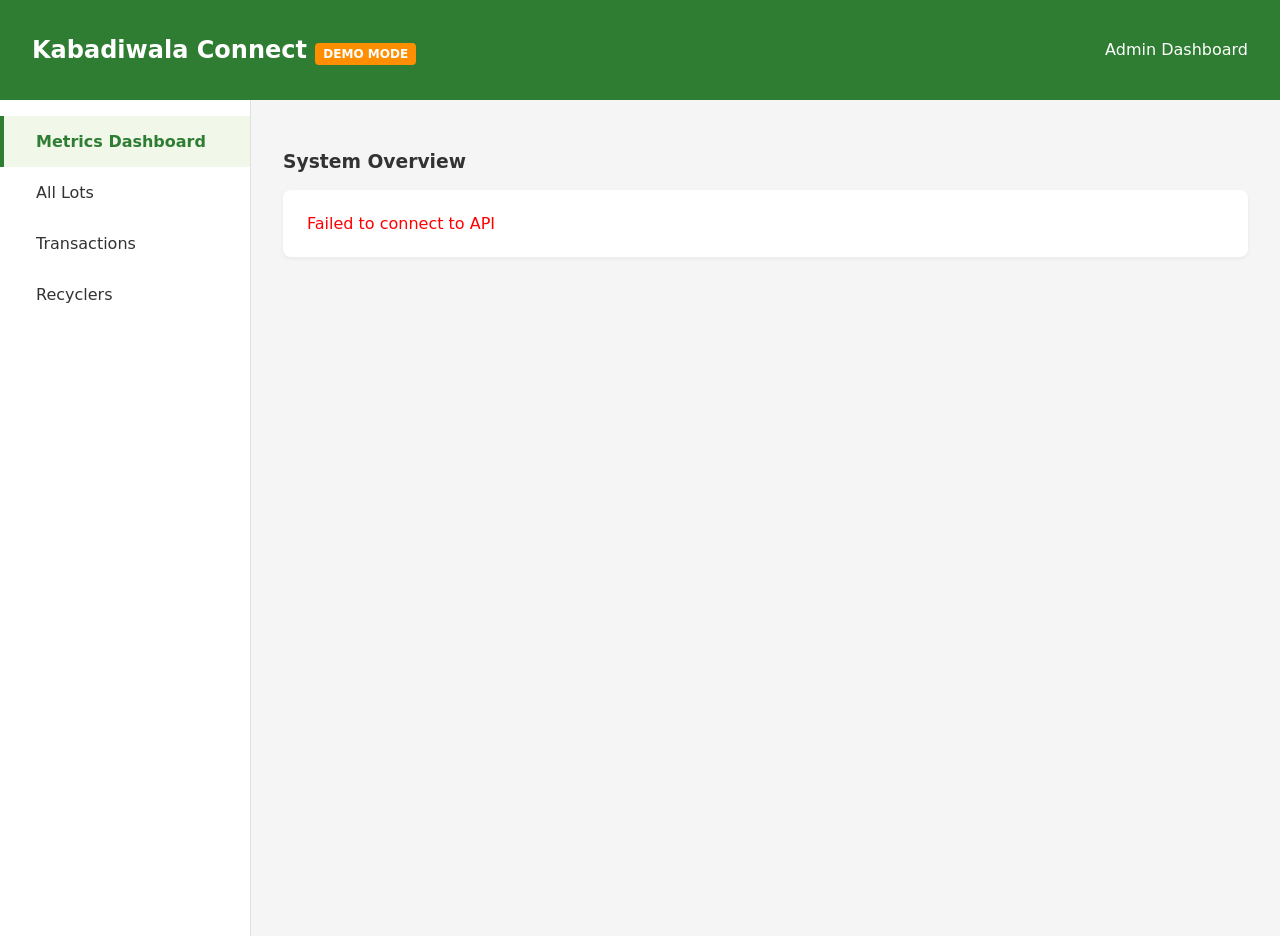
<file: apps/admin/index.html>
<!DOCTYPE html>
<html lang="en">
<head>
    <meta charset="UTF-8">
    <meta name="viewport" content="width=device-width, initial-scale=1.0">
    <title>Kabadiwala Connect - Admin & Recycler Dashboard</title>
    <style>
        body { font-family: system-ui, -apple-system, sans-serif; margin: 0; padding: 0; background-color: #F5F5F5; color: #333; }
        .header { background-color: #2E7D32; color: white; padding: 1rem 2rem; display: flex; justify-content: space-between; align-items: center; }
        .badge { background-color: #FF8F00; color: white; padding: 4px 8px; border-radius: 4px; font-size: 12px; font-weight: bold; }
        .container { display: flex; min-height: calc(100vh - 64px); }
        .sidebar { width: 250px; background-color: white; border-right: 1px solid #E0E0E0; padding: 1rem 0; }
        .nav-item { padding: 1rem 2rem; cursor: pointer; border-left: 4px solid transparent; }
        .nav-item:hover { background-color: #F1F8E9; }
        .nav-item.active { border-left-color: #2E7D32; background-color: #F1F8E9; font-weight: bold; color: #2E7D32; }
        .main-content { flex: 1; padding: 2rem; overflow-y: auto; }
        .grid { display: grid; grid-template-columns: repeat(auto-fit, minmax(200px, 1fr)); gap: 1rem; margin-bottom: 2rem; }
        .card { background: white; padding: 1.5rem; border-radius: 8px; box-shadow: 0 2px 4px rgba(0,0,0,0.05); }
        .card-value { font-size: 2rem; font-weight: bold; color: #2E7D32; margin-top: 0.5rem; }
        table { width: 100%; border-collapse: collapse; background: white; border-radius: 8px; overflow: hidden; box-shadow: 0 2px 4px rgba(0,0,0,0.05); }
        th, td { padding: 1rem; text-align: left; border-bottom: 1px solid #E0E0E0; }
        th { background-color: #FAFAFA; font-weight: 600; }
        .status { padding: 4px 8px; border-radius: 999px; font-size: 12px; font-weight: bold; }
        .status.completed, .status.verified { background-color: #E8F5E9; color: #2E7D32; }
        .status.pending, .status.draft { background-color: #FFF8E1; color: #FF8F00; }
        .status.flagged, .status.cancelled { background-color: #FFEBEE; color: #D32F2F; }
    </style>
</head>
<body>
    <div class="header">
        <h2>Kabadiwala Connect <span class="badge">DEMO MODE</span></h2>
        <div>Admin Dashboard</div>
    </div>
    <div class="container">
        <div class="sidebar">
            <div class="nav-item active" onclick="show('dashboard')">Metrics Dashboard</div>
            <div class="nav-item" onclick="show('lots')">All Lots</div>
            <div class="nav-item" onclick="show('transactions')">Transactions</div>
            <div class="nav-item" onclick="show('recyclers')">Recyclers</div>
        </div>
        <div class="main-content">
            <div id="dashboard" class="view">
                <h3>System Overview</h3>
                <div class="grid" id="metrics-grid">
                    Loading metrics...
                </div>
            </div>
            <div id="lots" class="view" style="display: none;">
                <h3>Global Lots</h3>
                <table id="lots-table">
                    <thead><tr><th>ID</th><th>Material</th><th>Weight</th><th>Status</th></tr></thead>
                    <tbody></tbody>
                </table>
            </div>
        </div>
    </div>
    <script>
        const API_URL = 'http://localhost:8000/api';
        
        function show(viewId) {
            document.querySelectorAll('.view').forEach(v => v.style.display = 'none');
            document.querySelectorAll('.nav-item').forEach(n => n.classList.remove('active'));
            document.getElementById(viewId).style.display = 'block';
            if (event) {
                event.currentTarget.classList.add('active');
            } else {
                // Find and activate the correct nav item on manual call
                document.querySelectorAll('.nav-item').forEach(n => {
                    if(n.getAttribute('onclick').includes(viewId)) n.classList.add('active');
                });
            }
            
            if (viewId === 'dashboard') loadMetrics();
            if (viewId === 'lots') loadLots();
        }

        async function loadMetrics() {
            try {
                const res = await fetch(`${API_URL}/admin/metrics`);
                const data = await res.json();
                document.getElementById('metrics-grid').innerHTML = `
                    <div class="card"><div>Total Lots</div><div class="card-value">${data.total_lots || 0}</div></div>
                    <div class="card"><div>Total Weight (kg)</div><div class="card-value">${data.total_weight_kg || 0}</div></div>
                    <div class="card"><div>Completed Transactions</div><div class="card-value">${data.completed_transactions || 0}</div></div>
                    <div class="card"><div>Active Recyclers</div><div class="card-value">${data.verified_recyclers || 0}</div></div>
                `;
            } catch (e) {
                document.getElementById('metrics-grid').innerHTML = '<div class="card" style="color:red">Failed to connect to API</div>';
            }
        }
        
        // Initial load
        show('dashboard');
    </script>
</body>
</html>
</file>
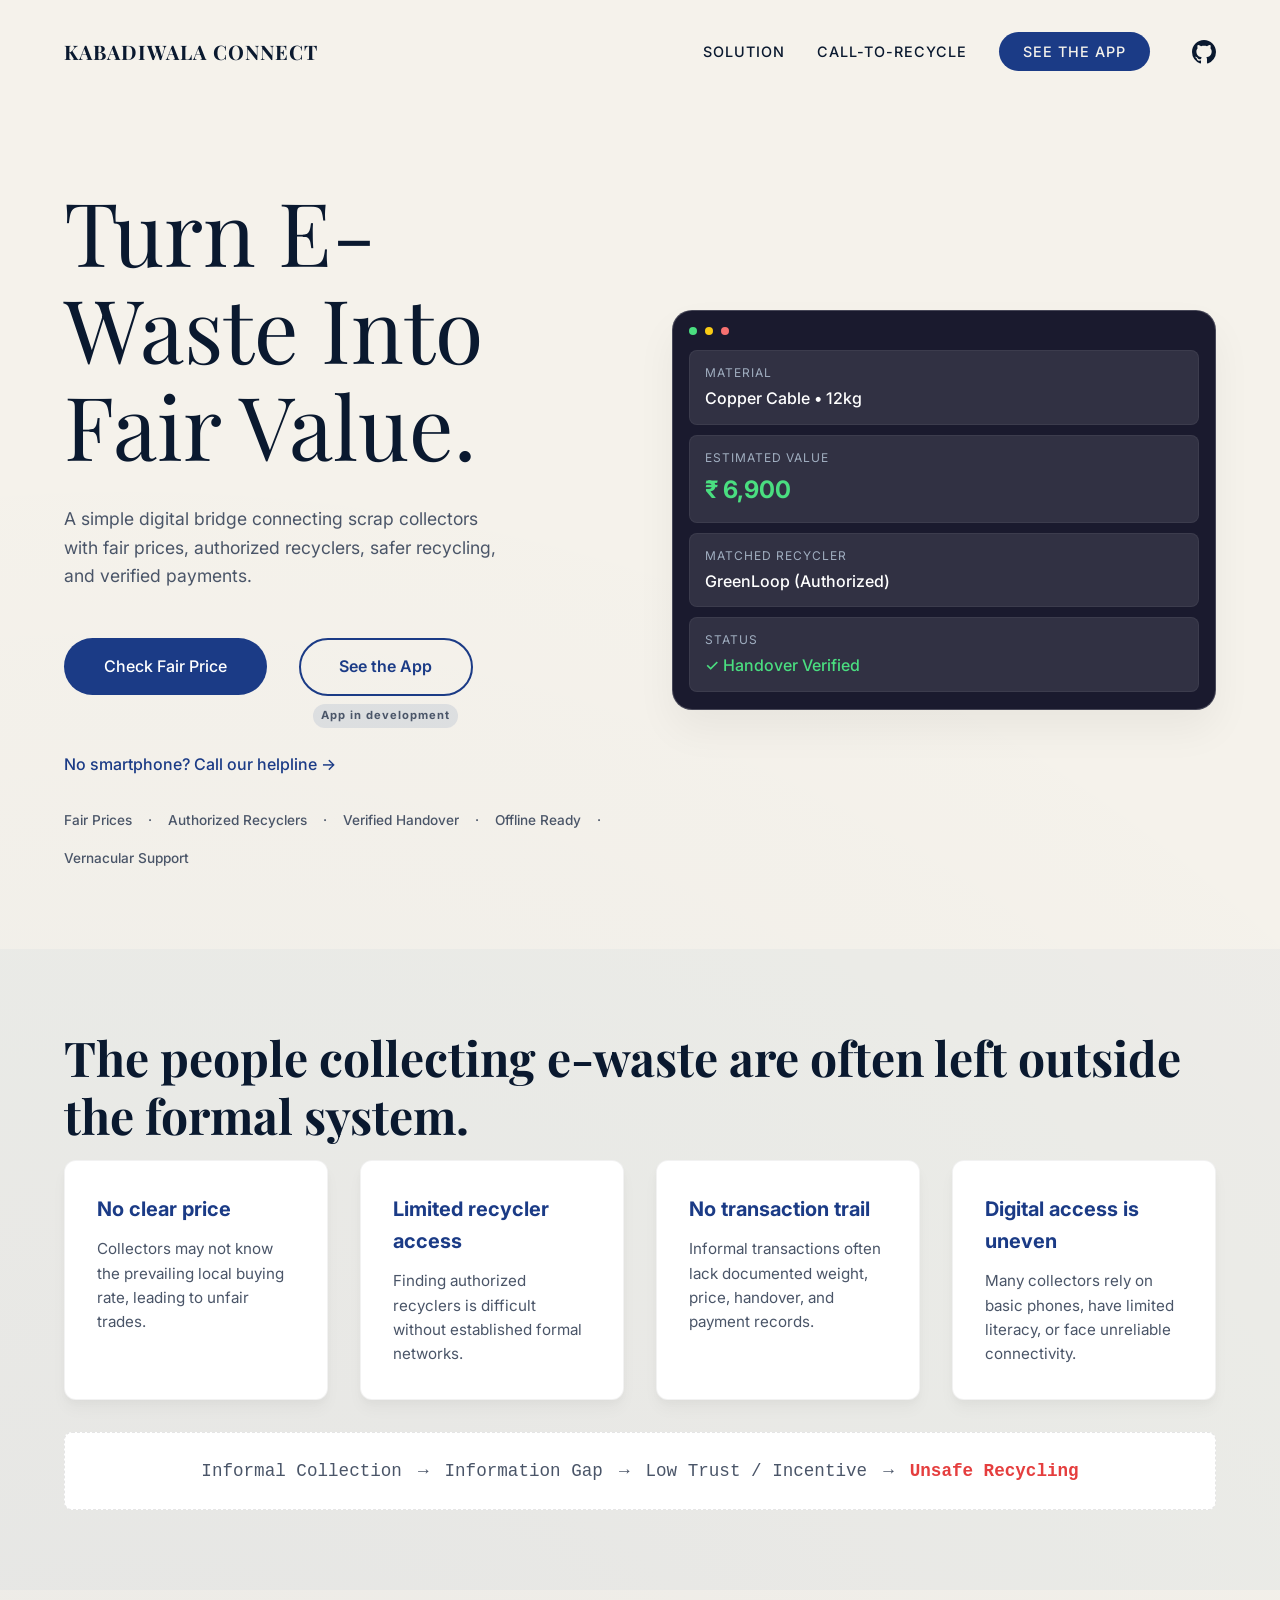
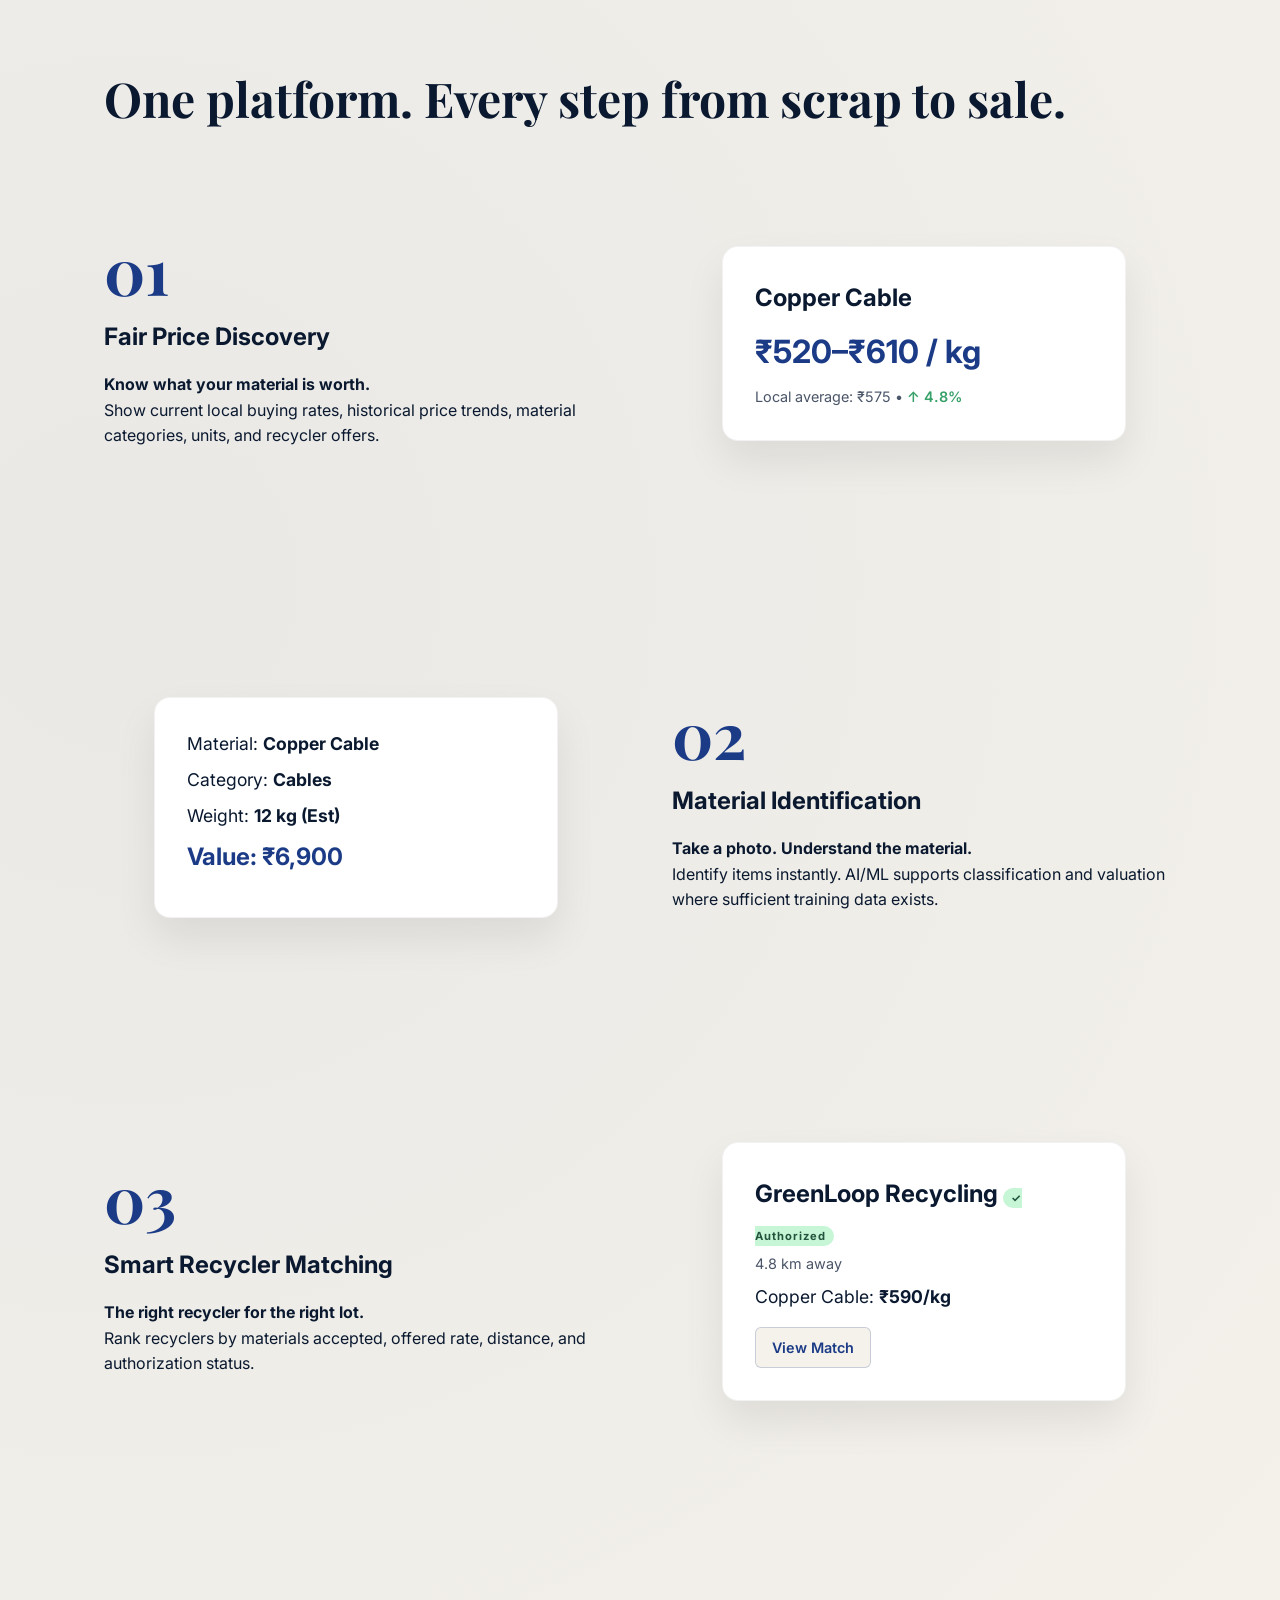
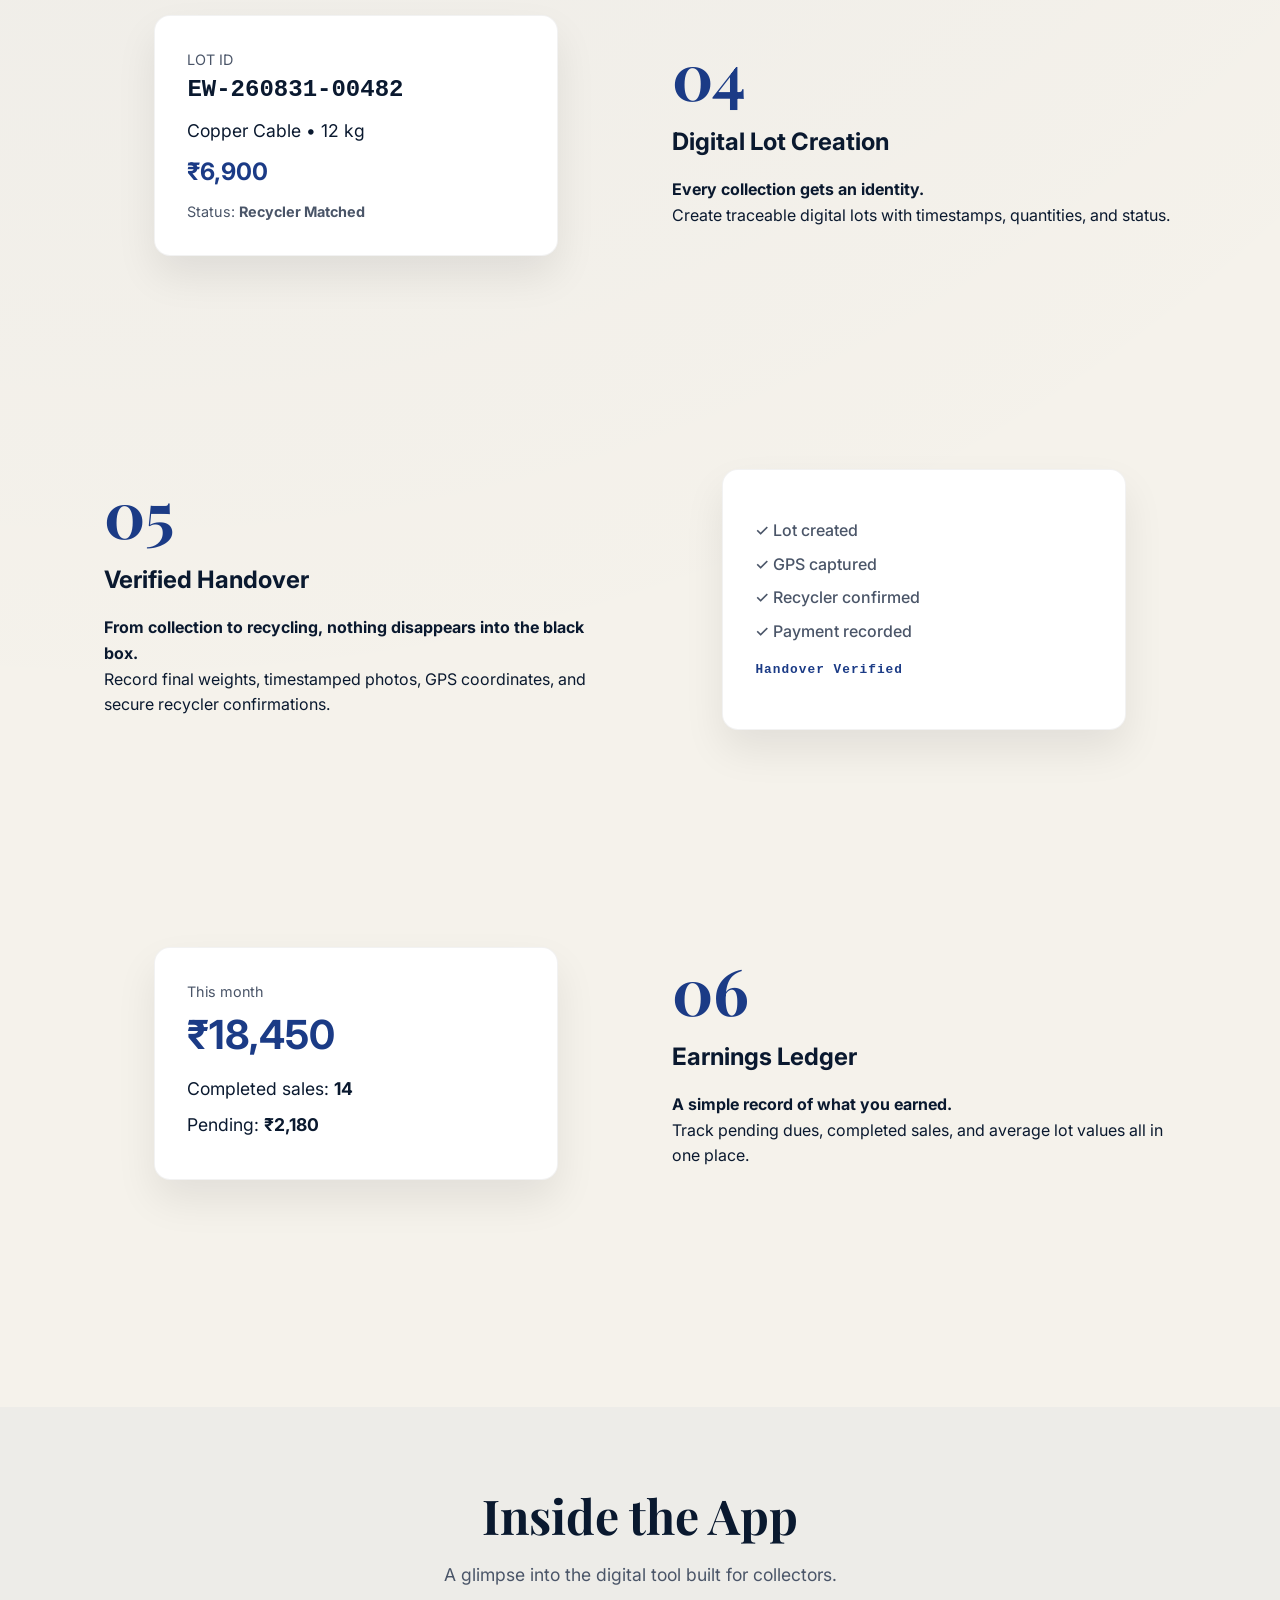
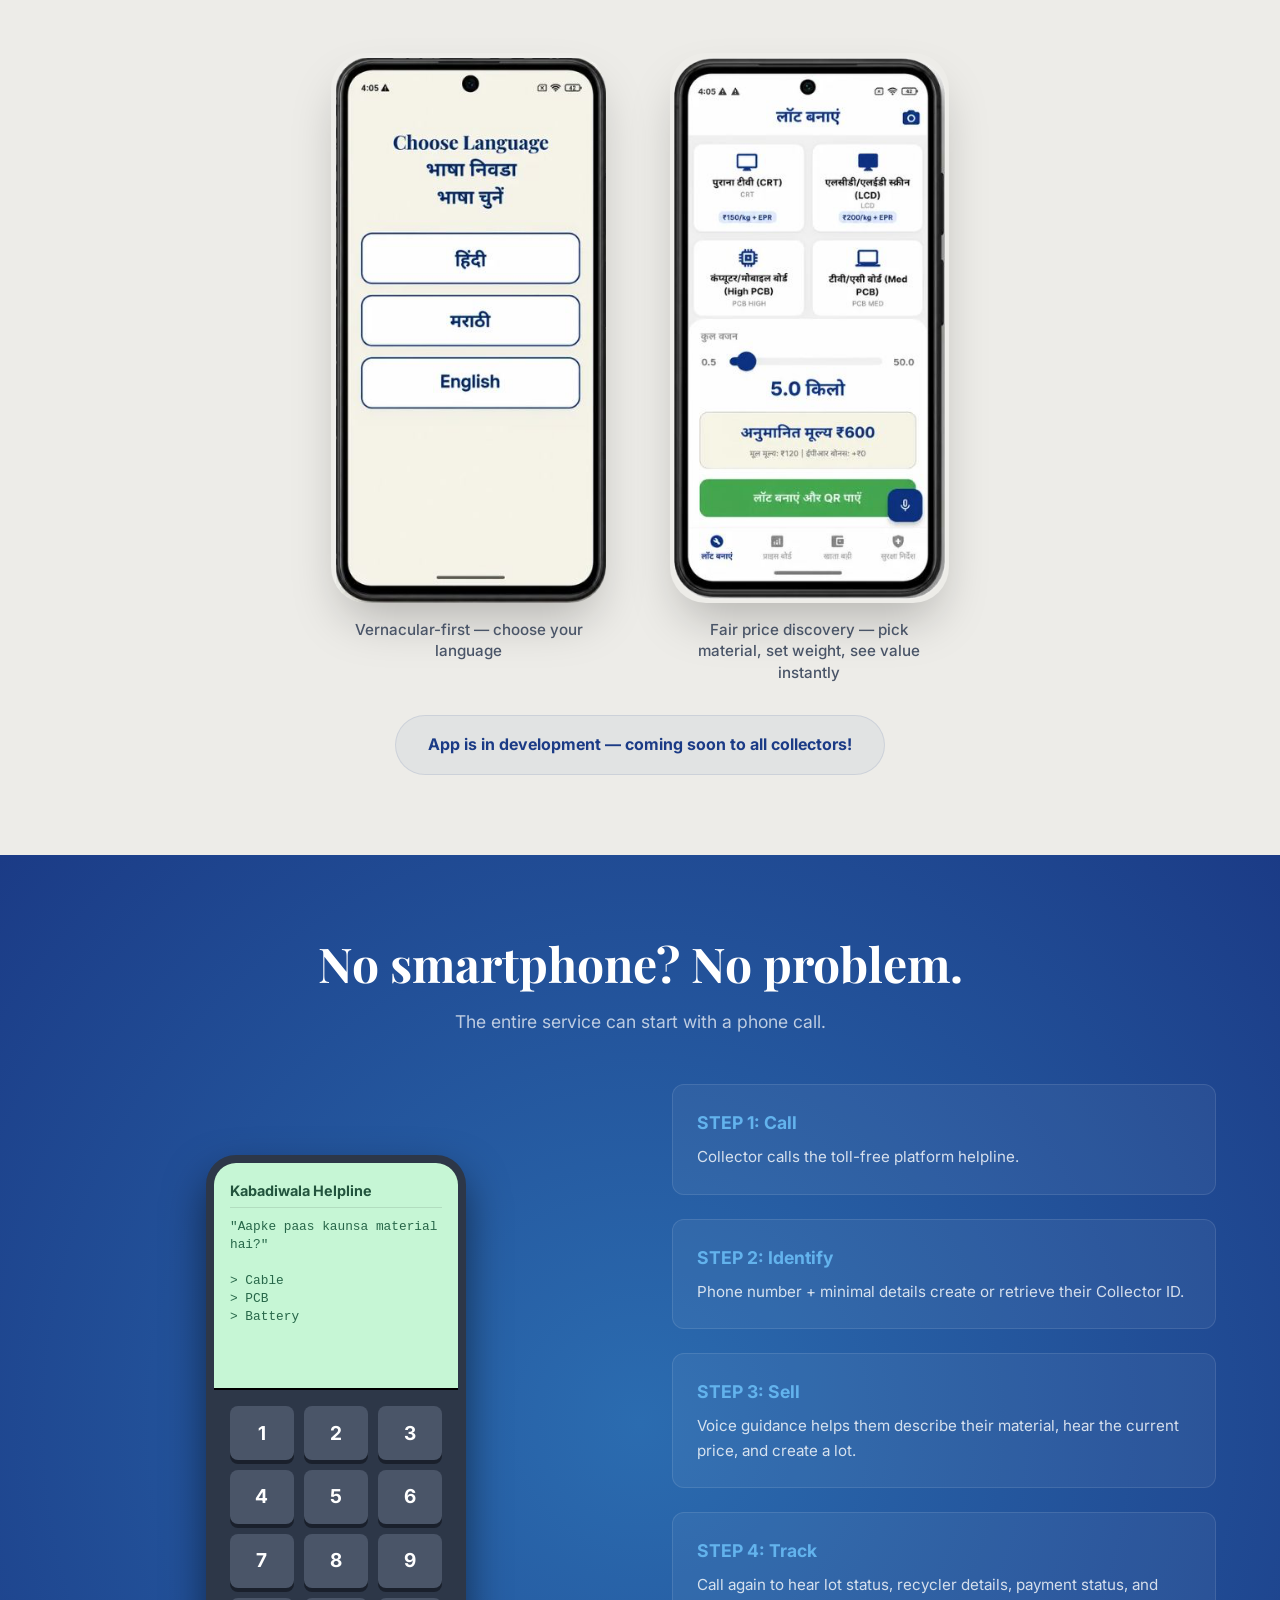
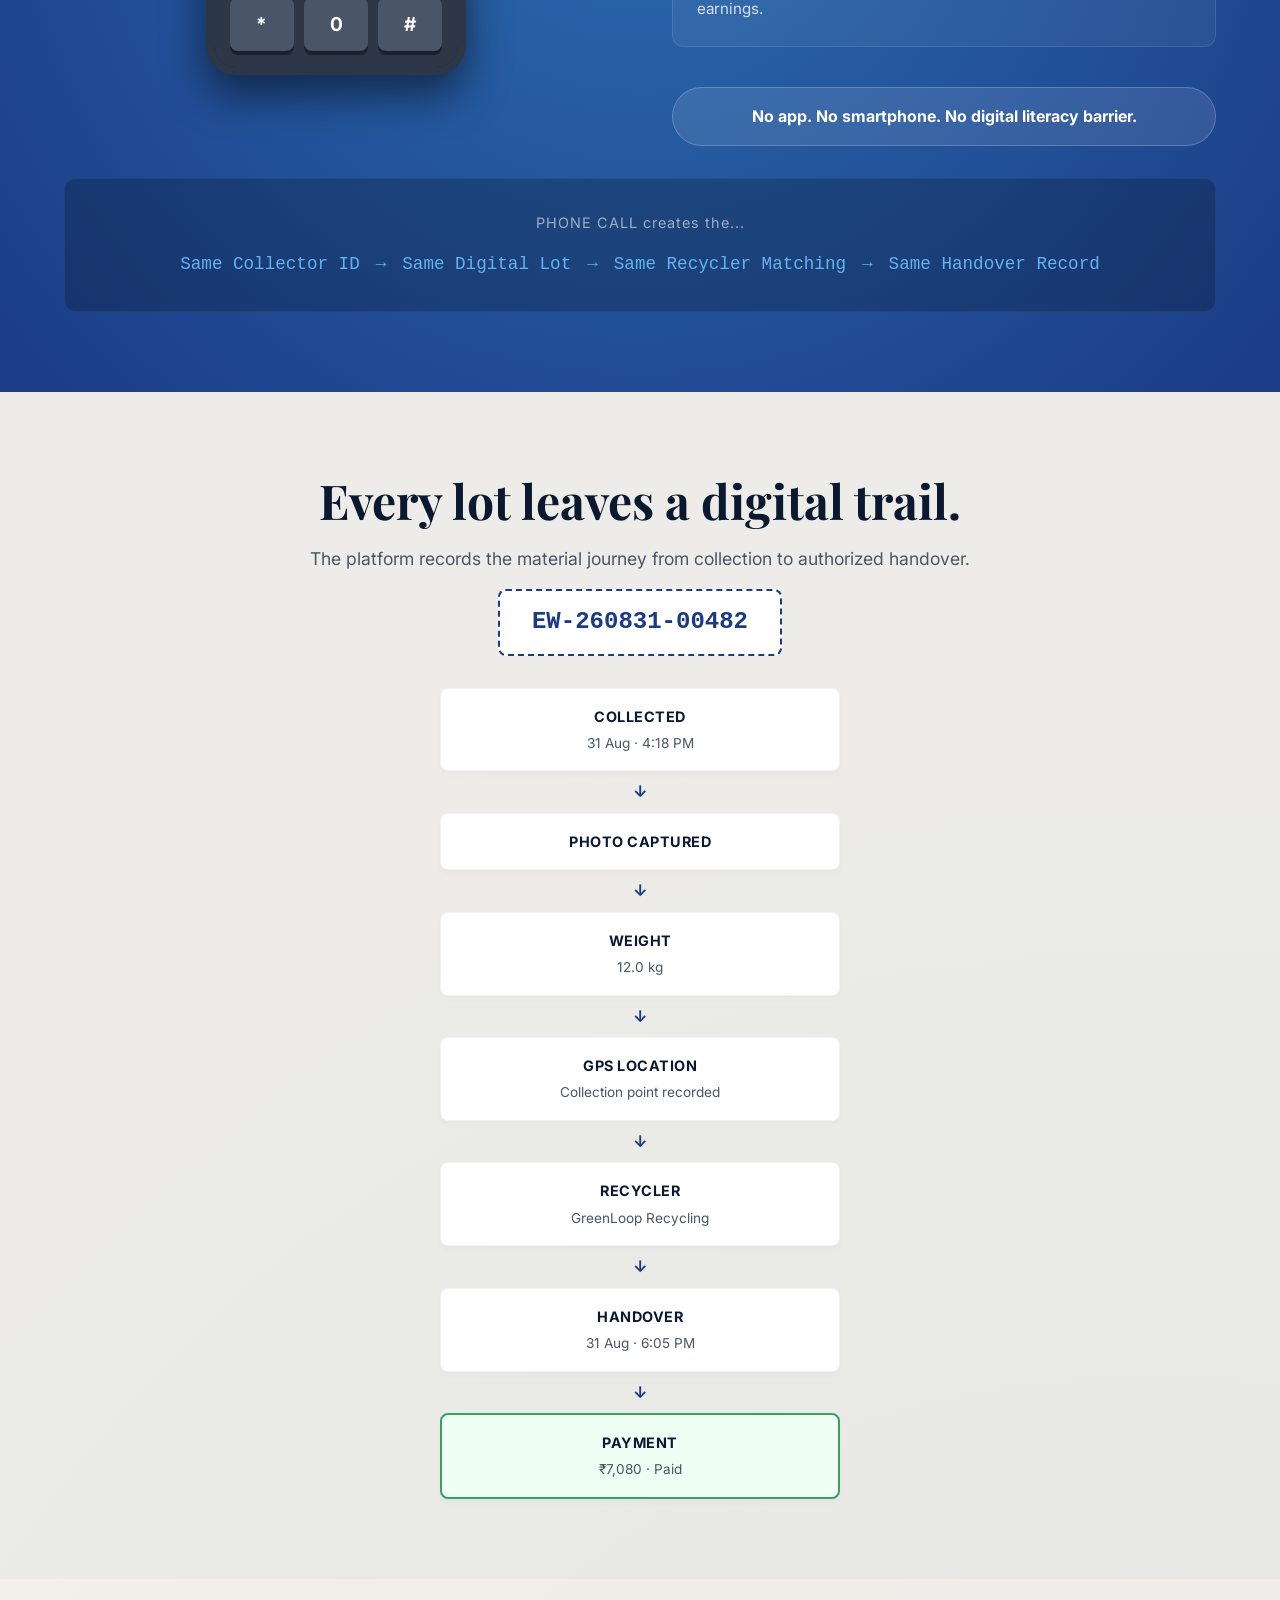
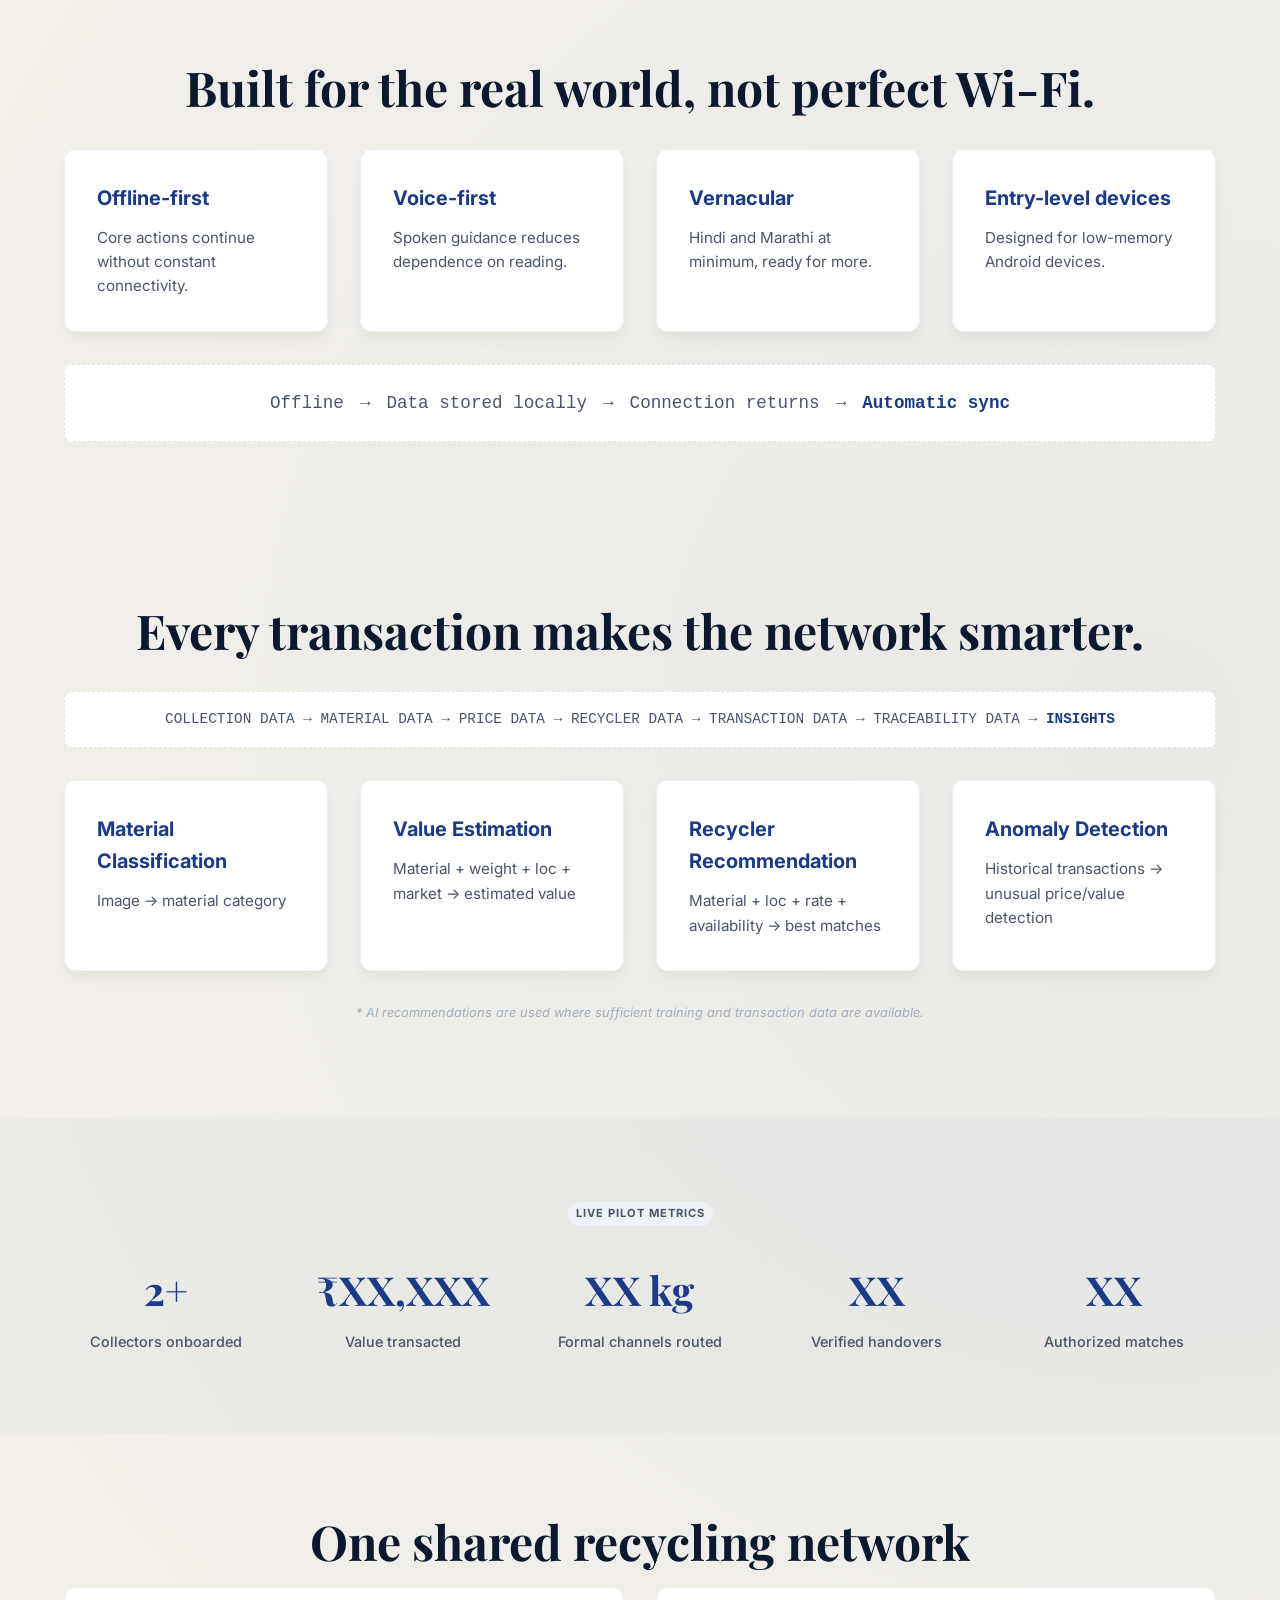
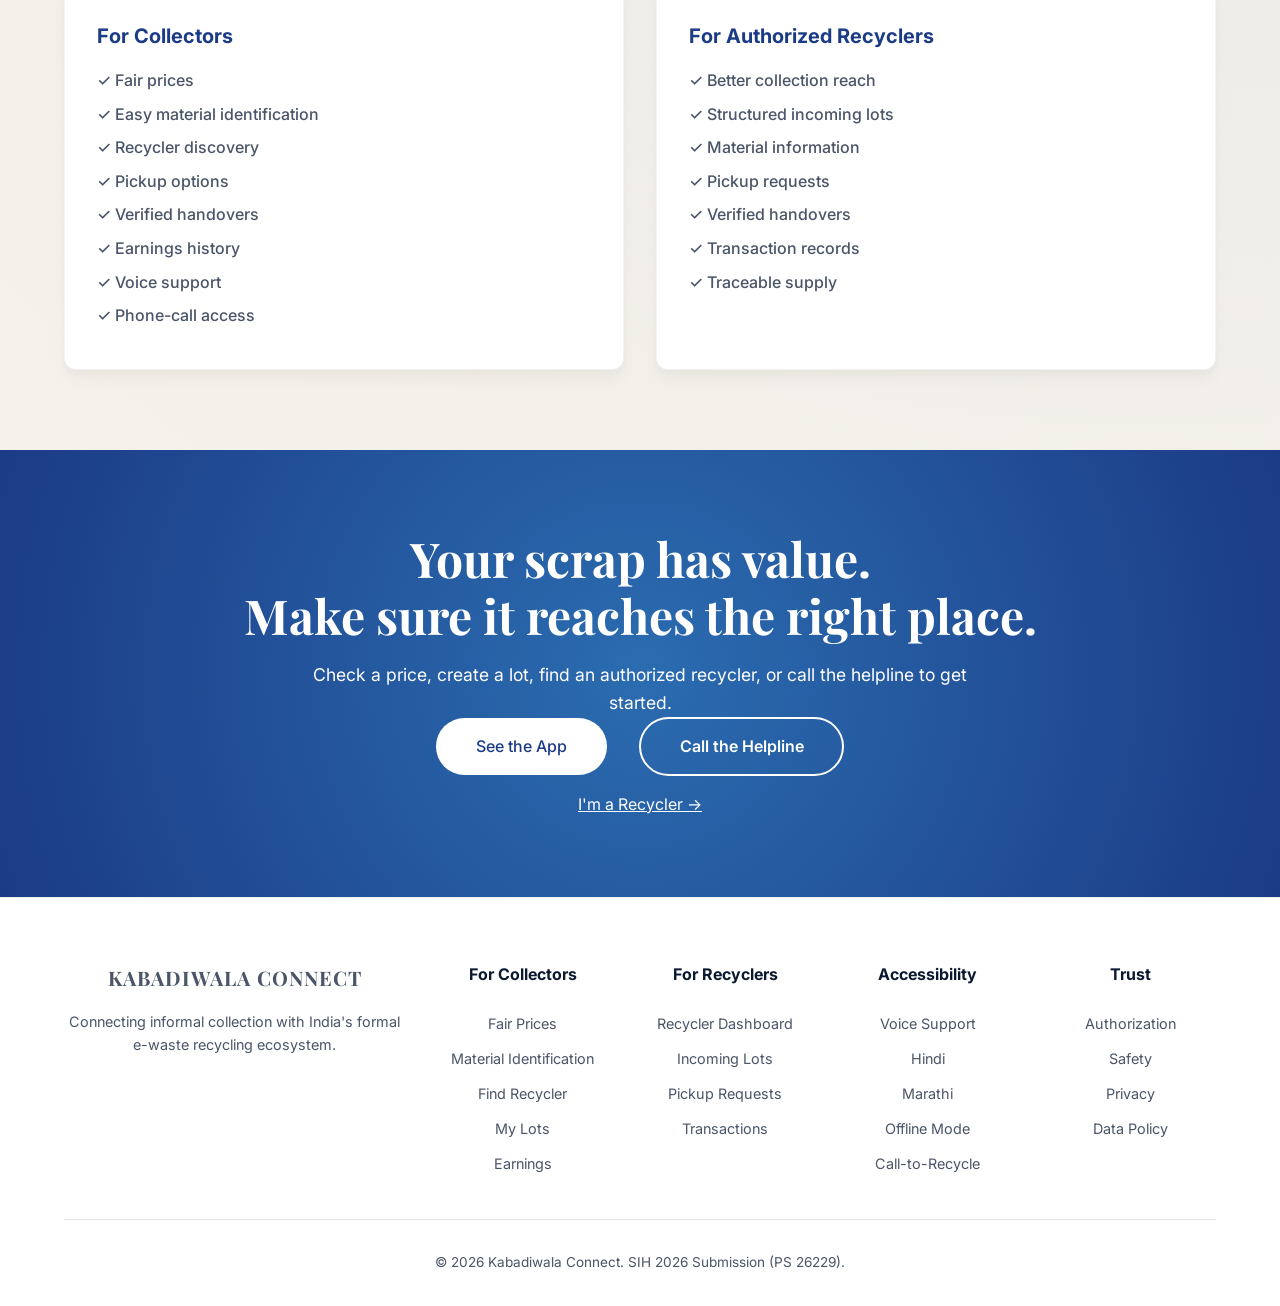
<file: apps/web/index.html>
<!DOCTYPE html>
<html lang="en">
<head>
    <meta charset="UTF-8">
    <meta name="viewport" content="width=device-width, initial-scale=1.0">
    <title>Kabadiwala Connect | Turn E-Waste Into Fair Value</title>
    <meta name="description" content="A digital infrastructure layer connecting informal collectors to the formal e-waste recycling ecosystem.">
    <link rel="preconnect" href="https://fonts.googleapis.com">
    <link rel="preconnect" href="https://fonts.gstatic.com" crossorigin>
    <link href="https://fonts.googleapis.com/css2?family=Inter:wght@400;500;600;700&family=Playfair+Display:ital,wght@0,400;0,700;1,400&display=swap" rel="stylesheet">
    <link rel="stylesheet" href="styles.css">
</head>
<body>
    <nav class="navbar scroller-element">
        <div class="logo">Kabadiwala Connect</div>
        <div class="nav-links">
            <a href="#solution">Solution</a>
            <a href="#call-to-recycle">Call-to-Recycle</a>
            <a href="#app-preview" class="nav-btn">See the App</a>
            <a href="https://github.com/Collectors-AU/KabadiwalaConnect" target="_blank" rel="noopener noreferrer" style="display: flex; align-items: center; justify-content: center; color: inherit; margin-left: 10px;">
                <svg height="24" aria-hidden="true" viewBox="0 0 16 16" version="1.1" width="24" data-view-component="true" style="fill: currentColor;">
                    <path d="M8 0c4.42 0 8 3.58 8 8a8.013 8.013 0 0 1-5.45 7.59c-.4.08-.55-.17-.55-.38 0-.27.01-1.13.01-2.2 0-.75-.25-1.23-.54-1.48 1.78-.2 3.65-.88 3.65-3.95 0-.88-.31-1.59-.82-2.15.08-.2.36-1.02-.08-2.12 0 0-.67-.22-2.2.82-.64-.18-1.32-.27-2-.27-.68 0-1.36.09-2 .27-1.53-1.03-2.2-.82-2.2-.82-.44 1.1-.16 1.92-.08 2.12-.51.56-.82 1.28-.82 2.15 0 3.06 1.86 3.75 3.64 3.95-.23.2-.44.55-.51 1.07-.46.21-1.61.55-2.33-.66-.15-.24-.6-.83-1.23-.82-.67.01-.27.38.01.53.34.19.73.9.82 1.13.16.45.68 1.31 2.69.94 0 .67.01 1.3.01 1.49 0 .21-.15.45-.55.38A7.995 7.995 0 0 1 0 8c0-4.42 3.58-8 8-8Z"></path>
                </svg>
            </a>
        </div>
    </nav>

    <main>
        <!-- 1. HERO SECTION -->
        <section class="hero scroller-element">
            <div class="hero-content">
                <h1 class="hero-title">Turn E-Waste Into<br>Fair Value.</h1>
                <p class="hero-text">A simple digital bridge connecting scrap collectors with fair prices, authorized recyclers, safer recycling, and verified payments.</p>
                <div class="hero-actions" style="align-items: flex-start;">
                    <a href="#price-discovery" class="primary-btn">Check Fair Price</a>
                    <div style="display: flex; flex-direction: column; align-items: center; gap: 0.5rem;">
                        <a href="#app-preview" class="secondary-btn">See the App</a>
                        <div class="badge-sm" style="background: rgba(27, 59, 134, 0.1);">App in development</div>
                    </div>
                </div>
                <div class="hero-subactions" style="margin-top: 1.5rem;">
                    <a href="#call-to-recycle" class="text-link" style="font-weight: 500; color: var(--accent);">No smartphone? Call our helpline →</a>
                </div>
                <div class="trust-strip">
                    <span>Fair Prices</span> &middot; 
                    <span>Authorized Recyclers</span> &middot; 
                    <span>Verified Handover</span> &middot; 
                    <span>Offline Ready</span> &middot; 
                    <span>Vernacular Support</span>
                </div>
            </div>
            <div class="hero-visual">
                <div class="glass-card">
                    <div class="mock-hud">
                        <div class="hud-top" style="margin-bottom: 15px;">
                            <span class="hud-dot" style="background: #4ade80;"></span>
                            <span class="hud-dot" style="background: #facc15;"></span>
                            <span class="hud-dot" style="background: #f87171;"></span>
                        </div>
                        <div class="app-mock-flow">
                            <div class="mock-step">
                                <div class="mock-label">MATERIAL</div>
                                <div class="mock-val">Copper Cable &bull; 12kg</div>
                            </div>
                            <div class="mock-step">
                                <div class="mock-label">ESTIMATED VALUE</div>
                                <div class="mock-val highlight">₹ 6,900</div>
                            </div>
                            <div class="mock-step">
                                <div class="mock-label">MATCHED RECYCLER</div>
                                <div class="mock-val">GreenLoop (Authorized)</div>
                            </div>
                            <div class="mock-step">
                                <div class="mock-label">STATUS</div>
                                <div class="mock-val success">✓ Handover Verified</div>
                            </div>
                        </div>
                    </div>
                </div>
            </div>
        </section>

        <!-- 2. THE PROBLEM -->
        <section class="section problem-section bg-light" id="problem">
            <div class="container scroller-element">
                <h2 class="section-title">The people collecting e-waste are often left outside the formal system.</h2>
                <div class="grid grid-4">
                    <div class="card">
                        <h3>No clear price</h3>
                        <p>Collectors may not know the prevailing local buying rate, leading to unfair trades.</p>
                    </div>
                    <div class="card">
                        <h3>Limited recycler access</h3>
                        <p>Finding authorized recyclers is difficult without established formal networks.</p>
                    </div>
                    <div class="card">
                        <h3>No transaction trail</h3>
                        <p>Informal transactions often lack documented weight, price, handover, and payment records.</p>
                    </div>
                    <div class="card">
                        <h3>Digital access is uneven</h3>
                        <p>Many collectors rely on basic phones, have limited literacy, or face unreliable connectivity.</p>
                    </div>
                </div>
                <div class="flow-diagram mt-4">
                    <span>Informal Collection</span> &rarr; 
                    <span>Information Gap</span> &rarr; 
                    <span>Low Trust / Incentive</span> &rarr; 
                    <span style="color: #e53e3e; font-weight:bold;">Unsafe Recycling</span>
                </div>
            </div>
        </section>

        <!-- 3. THE SOLUTION -->
        <section class="section features" id="solution">
            <div class="container">
                <h2 class="section-title scroller-element">One platform. Every step from scrap to sale.</h2>
                
                <div class="feature-item scroller-element">
                    <div class="feature-text">
                        <h3 class="feature-num">01</h3>
                        <h4 class="feature-title">Fair Price Discovery</h4>
                        <p><strong>Know what your material is worth.</strong><br>Show current local buying rates, historical price trends, material categories, units, and recycler offers.</p>
                    </div>
                    <div class="feature-visual mock-ui">
                        <div class="mock-ui-card">
                            <div class="mu-title">Copper Cable</div>
                            <div class="mu-price">₹520–₹610 / kg</div>
                            <div class="mu-sub">Local average: ₹575 &bull; <span class="trend-up">↑ 4.8%</span></div>
                        </div>
                    </div>
                </div>

                <div class="feature-item reverse scroller-element">
                    <div class="feature-text">
                        <h3 class="feature-num">02</h3>
                        <h4 class="feature-title">Material Identification</h4>
                        <p><strong>Take a photo. Understand the material.</strong><br>Identify items instantly. AI/ML supports classification and valuation where sufficient training data exists.</p>
                    </div>
                    <div class="feature-visual mock-ui">
                        <div class="mock-ui-card">
                            <div class="mu-label">Material: <strong>Copper Cable</strong></div>
                            <div class="mu-label">Category: <strong>Cables</strong></div>
                            <div class="mu-label">Weight: <strong>12 kg (Est)</strong></div>
                            <div class="mu-label highlight mt-1">Value: <strong>₹6,900</strong></div>
                        </div>
                    </div>
                </div>

                <div class="feature-item scroller-element">
                    <div class="feature-text">
                        <h3 class="feature-num">03</h3>
                        <h4 class="feature-title">Smart Recycler Matching</h4>
                        <p><strong>The right recycler for the right lot.</strong><br>Rank recyclers by materials accepted, offered rate, distance, and authorization status.</p>
                    </div>
                    <div class="feature-visual mock-ui">
                        <div class="mock-ui-card">
                            <div class="mu-title">GreenLoop Recycling <span class="badge-sm success">✓ Authorized</span></div>
                            <div class="mu-sub">4.8 km away</div>
                            <div class="mu-label mt-1">Copper Cable: <strong>₹590/kg</strong></div>
                            <a href="#" class="btn-sm mt-1">View Match</a>
                        </div>
                    </div>
                </div>

                <div class="feature-item reverse scroller-element">
                    <div class="feature-text">
                        <h3 class="feature-num">04</h3>
                        <h4 class="feature-title">Digital Lot Creation</h4>
                        <p><strong>Every collection gets an identity.</strong><br>Create traceable digital lots with timestamps, quantities, and status.</p>
                    </div>
                    <div class="feature-visual mock-ui">
                        <div class="mock-ui-card">
                            <div class="mu-sub">LOT ID</div>
                            <div class="mu-title" style="font-family:monospace;">EW-260831-00482</div>
                            <div class="mu-label mt-1">Copper Cable &bull; 12 kg</div>
                            <div class="mu-label highlight">₹6,900</div>
                            <div class="mu-sub mt-1">Status: <strong>Recycler Matched</strong></div>
                        </div>
                    </div>
                </div>

                <div class="feature-item scroller-element">
                    <div class="feature-text">
                        <h3 class="feature-num">05</h3>
                        <h4 class="feature-title">Verified Handover</h4>
                        <p><strong>From collection to recycling, nothing disappears into the black box.</strong><br>Record final weights, timestamped photos, GPS coordinates, and secure recycler confirmations.</p>
                    </div>
                    <div class="feature-visual mock-ui">
                        <div class="mock-ui-card">
                            <ul class="checklist">
                                <li>✓ Lot created</li>
                                <li>✓ GPS captured</li>
                                <li>✓ Recycler confirmed</li>
                                <li>✓ Payment recorded</li>
                            </ul>
                            <div class="badge success mt-1" style="display:inline-block">Handover Verified</div>
                        </div>
                    </div>
                </div>

                <div class="feature-item reverse scroller-element">
                    <div class="feature-text">
                        <h3 class="feature-num">06</h3>
                        <h4 class="feature-title">Earnings Ledger</h4>
                        <p><strong>A simple record of what you earned.</strong><br>Track pending dues, completed sales, and average lot values all in one place.</p>
                    </div>
                    <div class="feature-visual mock-ui">
                        <div class="mock-ui-card">
                            <div class="mu-sub">This month</div>
                            <div class="mu-title" style="font-size:2.5rem; color:var(--accent);">₹18,450</div>
                            <div class="mu-label mt-1">Completed sales: <strong>14</strong></div>
                            <div class="mu-label">Pending: <strong>₹2,180</strong></div>
                        </div>
                    </div>
                </div>
            </div>
        </section>

        <!-- APP PREVIEW SECTION -->
        <section class="section bg-light" id="app-preview">
            <div class="container scroller-element">
                <div class="center-text mb-4">
                    <h2 class="section-title">Inside the App</h2>
                    <p class="section-subtitle">A glimpse into the digital tool built for collectors.</p>
                </div>
                
                <div class="app-preview-grid" style="gap: 4rem;">
                    <div class="app-preview-item" style="width: auto;">
                        <img src="assets/final_phone_1.png" alt="Language Selection" style="max-height: 550px; width: auto; border-radius: 36px; box-shadow: 0 25px 50px -12px rgba(0, 0, 0, 0.25);">
                        <p class="app-preview-caption mt-2">Vernacular-first — choose your language</p>
                    </div>
                    
                    <div class="app-preview-item" style="width: auto;">
                        <img src="assets/final_phone_2.png" alt="Lot Creation Hindi" style="max-height: 550px; width: auto; border-radius: 36px; box-shadow: 0 25px 50px -12px rgba(0, 0, 0, 0.25);">
                        <p class="app-preview-caption mt-2">Fair price discovery — pick material, set weight, see value instantly</p>
                    </div>
                </div>

                <div class="center-text mt-4 pt-2">
                    <div class="badge-large" style="background: rgba(27, 59, 134, 0.05); color: var(--accent); border-color: rgba(27, 59, 134, 0.1);">
                        App is in development — coming soon to all collectors!
                    </div>
                </div>
            </div>
        </section>

        <!-- 4. FEATURE PHONE / CALL-TO-RECYCLE -->
        <section class="section dark-section" id="call-to-recycle" style="background: radial-gradient(circle at center, #2b6cb0 0%, var(--accent) 100%);">
            <div class="container scroller-element">
                <div class="center-text mb-4">
                    <h2 class="section-title text-white">No smartphone? No problem.</h2>
                    <p class="section-subtitle">The entire service can start with a phone call.</p>
                </div>
                
                <div class="phone-layout">
                    <div class="phone-visual">
                        <div class="feature-phone">
                            <div class="fp-screen">
                                <div class="fp-caller">Kabadiwala Helpline</div>
                                <div class="fp-transcript">
                                    "Aapke paas kaunsa material hai?"<br><br>
                                    > Cable<br>
                                    > PCB<br>
                                    > Battery
                                </div>
                            </div>
                            <div class="fp-keypad">
                                <div class="fp-row"><div class="fp-key">1</div><div class="fp-key">2</div><div class="fp-key">3</div></div>
                                <div class="fp-row"><div class="fp-key">4</div><div class="fp-key">5</div><div class="fp-key">6</div></div>
                                <div class="fp-row"><div class="fp-key">7</div><div class="fp-key">8</div><div class="fp-key">9</div></div>
                                <div class="fp-row"><div class="fp-key">*</div><div class="fp-key">0</div><div class="fp-key">#</div></div>
                            </div>
                        </div>
                    </div>
                    <div class="phone-steps">
                        <div class="step-card">
                            <h4>STEP 1: Call</h4>
                            <p>Collector calls the toll-free platform helpline.</p>
                        </div>
                        <div class="step-card">
                            <h4>STEP 2: Identify</h4>
                            <p>Phone number + minimal details create or retrieve their Collector ID.</p>
                        </div>
                        <div class="step-card">
                            <h4>STEP 3: Sell</h4>
                            <p>Voice guidance helps them describe their material, hear the current price, and create a lot.</p>
                        </div>
                        <div class="step-card">
                            <h4>STEP 4: Track</h4>
                            <p>Call again to hear lot status, recycler details, payment status, and earnings.</p>
                        </div>
                        <div class="mt-2">
                            <div class="badge-large text-center w-100">No app. No smartphone. No digital literacy barrier.</div>
                        </div>
                    </div>
                </div>

                <div class="phone-pipeline mt-4">
                    <div class="pp-header">PHONE CALL creates the...</div>
                    <div class="pp-flow">
                        <span>Same Collector ID</span> &rarr;
                        <span>Same Digital Lot</span> &rarr;
                        <span>Same Recycler Matching</span> &rarr;
                        <span>Same Handover Record</span>
                    </div>
                </div>
            </div>
        </section>

        <!-- 8. TRACEABILITY SECTION -->
        <section class="section bg-light" id="traceability">
            <div class="container scroller-element center-text">
                <h2 class="section-title">Every lot leaves a digital trail.</h2>
                <p class="section-subtitle">The platform records the material journey from collection to authorized handover.</p>
                <div class="lot-id-display mt-2 mb-4">EW-260831-00482</div>
                
                <div class="timeline-visual">
                    <div class="t-node">
                        <div class="t-title">COLLECTED</div>
                        <div class="t-desc">31 Aug · 4:18 PM</div>
                    </div>
                    <div class="t-arrow">↓</div>
                    <div class="t-node">
                        <div class="t-title">PHOTO CAPTURED</div>
                    </div>
                    <div class="t-arrow">↓</div>
                    <div class="t-node">
                        <div class="t-title">WEIGHT</div>
                        <div class="t-desc">12.0 kg</div>
                    </div>
                    <div class="t-arrow">↓</div>
                    <div class="t-node">
                        <div class="t-title">GPS LOCATION</div>
                        <div class="t-desc">Collection point recorded</div>
                    </div>
                    <div class="t-arrow">↓</div>
                    <div class="t-node">
                        <div class="t-title">RECYCLER</div>
                        <div class="t-desc">GreenLoop Recycling</div>
                    </div>
                    <div class="t-arrow">↓</div>
                    <div class="t-node">
                        <div class="t-title">HANDOVER</div>
                        <div class="t-desc">31 Aug · 6:05 PM</div>
                    </div>
                    <div class="t-arrow">↓</div>
                    <div class="t-node highlight">
                        <div class="t-title">PAYMENT</div>
                        <div class="t-desc">₹7,080 · Paid</div>
                    </div>
                </div>
            </div>
        </section>

        <!-- 9. OFFLINE + LOW-LITERACY DESIGN -->
        <section class="section" id="accessibility">
            <div class="container scroller-element">
                <h2 class="section-title center-text">Built for the real world, not perfect Wi-Fi.</h2>
                <div class="grid grid-4 mt-4">
                    <div class="card">
                        <h3>Offline-first</h3>
                        <p>Core actions continue without constant connectivity.</p>
                    </div>
                    <div class="card">
                        <h3>Voice-first</h3>
                        <p>Spoken guidance reduces dependence on reading.</p>
                    </div>
                    <div class="card">
                        <h3>Vernacular</h3>
                        <p>Hindi and Marathi at minimum, ready for more.</p>
                    </div>
                    <div class="card">
                        <h3>Entry-level devices</h3>
                        <p>Designed for low-memory Android devices.</p>
                    </div>
                </div>
                <div class="flow-diagram mt-4">
                    <span>Offline</span> &rarr; 
                    <span>Data stored locally</span> &rarr; 
                    <span>Connection returns</span> &rarr; 
                    <span style="color:var(--accent); font-weight:bold;">Automatic sync</span>
                </div>
            </div>
        </section>

        <!-- 11. DATA + AI SECTION -->
        <section class="section" id="ai">
            <div class="container scroller-element">
                <h2 class="section-title center-text">Every transaction makes the network smarter.</h2>
                <div class="data-pipeline mt-4 mb-4">
                    COLLECTION DATA &rarr; MATERIAL DATA &rarr; PRICE DATA &rarr; RECYCLER DATA &rarr; TRANSACTION DATA &rarr; TRACEABILITY DATA &rarr; <strong style="color:var(--accent)">INSIGHTS</strong>
                </div>
                <div class="grid grid-4">
                    <div class="card">
                        <h3>Material Classification</h3>
                        <p>Image &rarr; material category</p>
                    </div>
                    <div class="card">
                        <h3>Value Estimation</h3>
                        <p>Material + weight + loc + market &rarr; estimated value</p>
                    </div>
                    <div class="card">
                        <h3>Recycler Recommendation</h3>
                        <p>Material + loc + rate + availability &rarr; best matches</p>
                    </div>
                    <div class="card">
                        <h3>Anomaly Detection</h3>
                        <p>Historical transactions &rarr; unusual price/value detection</p>
                    </div>
                </div>
                <div class="demo-notice mt-2 center-text">* AI recommendations are used where sufficient training and transaction data are available.</div>
            </div>
        </section>

        <!-- 12. IMPACT DASHBOARD -->
        <section class="section bg-light" id="impact">
            <div class="container scroller-element center-text">
                <div class="badge-sm mb-2" style="display:inline-block">LIVE PILOT METRICS</div>
                <div class="grid grid-5 mt-2">
                    <div class="impact-metric">
                        <div class="im-val">2+</div>
                        <div class="im-lbl">Collectors onboarded</div>
                    </div>
                    <div class="impact-metric">
                        <div class="im-val">₹XX,XXX</div>
                        <div class="im-lbl">Value transacted</div>
                    </div>
                    <div class="impact-metric">
                        <div class="im-val">XX kg</div>
                        <div class="im-lbl">Formal channels routed</div>
                    </div>
                    <div class="impact-metric">
                        <div class="im-val">XX</div>
                        <div class="im-lbl">Verified handovers</div>
                    </div>
                    <div class="impact-metric">
                        <div class="im-val">XX</div>
                        <div class="im-lbl">Authorized matches</div>
                    </div>
                </div>
            </div>
        </section>

        <!-- 13. ECOSYSTEM -->
        <section class="section" id="ecosystem">
            <div class="container scroller-element">
                <h2 class="section-title center-text mb-4">One shared recycling network</h2>
                <div class="grid grid-2">
                    <div class="card ecosystem-card">
                        <h3 class="text-accent mb-2">For Collectors</h3>
                        <ul class="checklist">
                            <li>✓ Fair prices</li>
                            <li>✓ Easy material identification</li>
                            <li>✓ Recycler discovery</li>
                            <li>✓ Pickup options</li>
                            <li>✓ Verified handovers</li>
                            <li>✓ Earnings history</li>
                            <li>✓ Voice support</li>
                            <li>✓ Phone-call access</li>
                        </ul>
                    </div>
                    <div class="card ecosystem-card">
                        <h3 class="text-accent mb-2">For Authorized Recyclers</h3>
                        <ul class="checklist">
                            <li>✓ Better collection reach</li>
                            <li>✓ Structured incoming lots</li>
                            <li>✓ Material information</li>
                            <li>✓ Pickup requests</li>
                            <li>✓ Verified handovers</li>
                            <li>✓ Transaction records</li>
                            <li>✓ Traceable supply</li>
                        </ul>
                    </div>
                </div>
            </div>
        </section>

        <!-- 14. FINAL CTA -->
        <section class="section hero-cta text-white center-text" style="background: radial-gradient(circle at center, #2b6cb0 0%, var(--accent) 100%);">
            <div class="container scroller-element">
                <h2 class="section-title text-white">Your scrap has value.<br>Make sure it reaches the right place.</h2>
                <p class="section-subtitle text-white mb-4">Check a price, create a lot, find an authorized recycler, or call the helpline to get started.</p>
                <div class="hero-actions" style="justify-content: center;">
                    <a href="#app-preview" class="primary-btn" style="background:#fff; color:var(--accent);">See the App</a>
                    <a href="#call-to-recycle" class="secondary-btn" style="border-color:#fff; color:#fff;">Call the Helpline</a>
                </div>
                <div class="mt-2">
                    <a href="#" class="text-link text-white" style="text-decoration:underline;">I'm a Recycler →</a>
                </div>
            </div>
        </section>
    </main>

    <!-- 15. FOOTER -->
    <footer class="footer">
        <div class="container">
            <div class="footer-grid">
                <div class="footer-col brand">
                    <div class="logo">Kabadiwala Connect</div>
                    <p style="margin-top:1rem; font-size:0.9rem; color:var(--text-secondary);">Connecting informal collection with India's formal e-waste recycling ecosystem.</p>
                </div>
                <div class="footer-col">
                    <h4>For Collectors</h4>
                    <a href="#">Fair Prices</a>
                    <a href="#">Material Identification</a>
                    <a href="#">Find Recycler</a>
                    <a href="#">My Lots</a>
                    <a href="#">Earnings</a>
                </div>
                <div class="footer-col">
                    <h4>For Recyclers</h4>
                    <a href="#">Recycler Dashboard</a>
                    <a href="#">Incoming Lots</a>
                    <a href="#">Pickup Requests</a>
                    <a href="#">Transactions</a>
                </div>
                <div class="footer-col">
                    <h4>Accessibility</h4>
                    <a href="#">Voice Support</a>
                    <a href="#">Hindi</a>
                    <a href="#">Marathi</a>
                    <a href="#">Offline Mode</a>
                    <a href="#">Call-to-Recycle</a>
                </div>
                <div class="footer-col">
                    <h4>Trust</h4>
                    <a href="#">Authorization</a>
                    <a href="#">Safety</a>
                    <a href="#">Privacy</a>
                    <a href="#">Data Policy</a>
                </div>
            </div>
            <div class="footer-bottom mt-4">
                <p>&copy; 2026 Kabadiwala Connect. SIH 2026 Submission (PS 26229).</p>
            </div>
        </div>
    </footer>
</body>
</html>
</file>
<file: apps/web/styles.css>
:root {
    --bg-color: #F5F2EB; /* Soft Cream */
    --text-primary: #0A192F; /* Deep Navy */
    --accent: #1B3B86; /* Royal Blue */
    --text-secondary: #4A5568;
    
    --font-heading: 'Playfair Display', serif;
    --font-body: 'Inter', sans-serif;
}

* {
    margin: 0;
    padding: 0;
    box-sizing: border-box;
}

body {
    background-color: var(--bg-color);
    color: var(--text-primary);
    font-family: var(--font-body);
    line-height: 1.6;
    overflow-x: hidden;
    /* Soft wave background effect using CSS radial gradients */
    background-image: radial-gradient(circle at 10% 20%, rgba(27, 59, 134, 0.05) 0%, transparent 20%),
                      radial-gradient(circle at 90% 80%, rgba(27, 59, 134, 0.05) 0%, transparent 20%);
}

/* Animations */
@supports ((animation-timeline: view()) and (animation-range: entry)) {
    @keyframes fade-in-up {
        from {
            opacity: 0;
            transform: translateY(50px);
        }
        to {
            opacity: 1;
            transform: translateY(0);
        }
    }

    .scroller-element {
        animation: fade-in-up auto ease-out backwards;
        animation-timeline: view(block);
        animation-range: entry 10% cover 30%;
    }
}

/* Fallback for no scroll animations */
@media (prefers-reduced-motion: reduce) {
    .scroller-element {
        animation: none !important;
    }
}

/* Navigation */
.navbar {
    display: flex;
    justify-content: space-between;
    align-items: center;
    padding: 2rem 5%;
    max-width: 1400px;
    margin: 0 auto;
}

.logo {
    font-family: var(--font-heading);
    font-weight: 700;
    font-size: 1.25rem;
    letter-spacing: 1px;
    text-transform: uppercase;
}

.nav-links {
    display: flex;
    gap: 2rem;
    align-items: center;
}

.nav-links a {
    text-decoration: none;
    color: var(--text-primary);
    font-weight: 500;
    font-size: 0.9rem;
    text-transform: uppercase;
    letter-spacing: 1px;
}

.nav-btn {
    background-color: var(--accent);
    color: var(--bg-color) !important;
    padding: 0.5rem 1.5rem;
    border-radius: 20px;
    transition: transform 0.2s ease;
}

.nav-btn:hover {
    transform: translateY(-2px);
}

/* Hero Section */
.hero {
    display: flex;
    align-items: center;
    justify-content: space-between;
    padding: 5rem 5%;
    max-width: 1400px;
    margin: 0 auto;
    min-height: 80vh;
    gap: 4rem;
}

.hero-content {
    flex: 1;
    max-width: 600px;
}

.hero-subtitle {
    font-family: var(--font-heading);
    font-size: 4rem;
    color: var(--text-primary);
    margin-bottom: -1rem;
    line-height: 1;
}

.hero-title {
    font-family: var(--font-heading);
    font-size: 5.5rem;
    font-weight: 400;
    line-height: 1.1;
    margin-bottom: 2rem;
}

.hero-text {
    font-size: 1.1rem;
    color: var(--text-secondary);
    margin-bottom: 3rem;
    max-width: 450px;
}

.hero-actions {
    display: flex;
    align-items: center;
    gap: 2rem;
}

.primary-btn {
    display: inline-block;
    background-color: var(--accent);
    color: #fff;
    text-decoration: none;
    padding: 1rem 2.5rem;
    border-radius: 30px;
    font-weight: 500;
    transition: background-color 0.3s;
}

.primary-btn:hover {
    background-color: var(--text-primary);
}

.version-text {
    font-family: monospace;
    font-size: 0.9rem;
    color: var(--text-secondary);
}

/* Visuals */
.hero-visual {
    flex: 1;
    position: relative;
    display: flex;
    flex-direction: column;
    align-items: center;
}

.glass-card {
    background: rgba(255, 255, 255, 0.1);
    backdrop-filter: blur(20px);
    -webkit-backdrop-filter: blur(20px);
    border: 1px solid rgba(255, 255, 255, 0.2);
    border-radius: 20px;
    width: 100%;
    height: 400px;
    margin-bottom: 2rem;
    box-shadow: 0 20px 40px rgba(0, 0, 0, 0.05);
    background-color: #1a1a2e;
    position: relative;
    overflow: hidden;
}

.mock-hud {
    padding: 1rem;
    height: 100%;
    display: flex;
    flex-direction: column;
}

.hud-top {
    display: flex;
    gap: 8px;
}

.hud-dot {
    width: 8px;
    height: 8px;
    border-radius: 50%;
    background: rgba(255,255,255,0.2);
}

.hud-body {
    flex: 1;
    position: relative;
    display: flex;
    align-items: center;
    justify-content: center;
}

.hud-reticle {
    position: absolute;
    width: 200px;
    height: 150px;
    border: 1px solid rgba(100, 150, 255, 0.3);
}

.hud-reticle::before, .hud-reticle::after {
    content: '';
    position: absolute;
    width: 20px;
    height: 20px;
    border: 2px solid #6496ff;
}

.hud-reticle::before { top: -2px; left: -2px; border-right: none; border-bottom: none; }
.hud-reticle.br::before { display: none; }
.hud-reticle.br::after { bottom: -2px; right: -2px; border-top: none; border-left: none; }

.hud-scanline {
    position: absolute;
    width: 100%;
    height: 2px;
    background: rgba(100, 150, 255, 0.5);
    box-shadow: 0 0 10px rgba(100, 150, 255, 0.8);
    top: 50%;
    animation: scan 2s linear infinite;
}

@keyframes scan {
    0% { top: 0; opacity: 0; }
    10% { opacity: 1; }
    90% { opacity: 1; }
    100% { top: 100%; opacity: 0; }
}

.visual-info {
    background: #EAE6DB;
    padding: 2rem;
    border-radius: 12px;
    width: 90%;
}

.badge {
    font-family: monospace;
    font-size: 0.8rem;
    color: var(--accent);
    font-weight: bold;
    margin-bottom: 1rem;
    letter-spacing: 1px;
}

.visual-info p {
    font-size: 0.95rem;
    color: var(--text-secondary);
}

/* Features */
.features {
    padding: 5rem 5%;
    max-width: 1200px;
    margin: 0 auto;
}

.feature-item {
    display: flex;
    align-items: center;
    gap: 4rem;
    margin-bottom: 4rem;
}

.feature-item.reverse {
    flex-direction: row-reverse;
}

.feature-text {
    flex: 1;
}

.feature-num {
    font-family: var(--font-heading);
    font-size: 4rem;
    color: var(--accent);
    line-height: 1;
    margin-bottom: 1rem;
}

.feature-title {
    font-size: 1.5rem;
    margin-bottom: 1rem;
}

.feature-visual {
    flex: 1;
    height: 400px;
    border-radius: 20px;
    background: #e0dcd0;
    position: relative;
    overflow: hidden;
}

/* Abstract Graphic Textures */
.graphic-1 {
    background: radial-gradient(circle at center, #1B3B86 0%, transparent 70%);
    opacity: 0.8;
}

.graphic-2 {
    background: repeating-linear-gradient(45deg, #1B3B86, #1B3B86 10px, transparent 10px, transparent 20px);
    opacity: 0.1;
}

footer {
    text-align: center;
    padding: 3rem;
    border-top: 1px solid rgba(0,0,0,0.1);
    color: var(--text-secondary);
    font-size: 0.9rem;
}

/* Responsive */
@media (max-width: 900px) {
    .hero {
        flex-direction: column;
        padding-top: 2rem;
    }
    
    .hero-title {
        font-size: 3.5rem;
    }
    
    .feature-item, .feature-item.reverse {
        flex-direction: column;
        gap: 2rem;
    }
    
    .feature-visual {
        width: 100%;
    }
}

/* --- NEW SECTIONS & UTILITIES --- */
.section { padding: 5rem 5%; }
.bg-light { background-color: rgba(27, 59, 134, 0.03); }
.bg-accent { background-color: var(--accent); }
.text-white { color: #fff !important; }
.text-accent { color: var(--accent); }
.text-center, .center-text { text-align: center; }
.mb-2 { margin-bottom: 1rem; }
.mb-4 { margin-bottom: 2rem; }
.mt-1 { margin-top: 0.5rem; }
.mt-2 { margin-top: 1rem; }
.mt-4 { margin-top: 2rem; }
.w-100 { width: 100%; }
.mx-auto { margin-left: auto; margin-right: auto; }
.text-left { text-align: left; }

.container { max-width: 1200px; margin: 0 auto; }

.section-title {
    font-family: var(--font-heading);
    font-size: 3rem;
    margin-bottom: 1rem;
    color: var(--text-primary);
    line-height: 1.2;
}
.section-subtitle {
    font-size: 1.1rem;
    color: var(--text-secondary);
    max-width: 700px;
    margin: 0 auto;
}

/* Hero updates */
.trust-strip {
    display: flex;
    flex-wrap: wrap;
    gap: 1rem;
    font-size: 0.85rem;
    color: var(--text-secondary);
    margin-top: 2rem;
    font-weight: 500;
}
.text-link { text-decoration: none; transition: opacity 0.2s; }
.text-link:hover { opacity: 0.8; }
.secondary-btn {
    display: inline-block;
    border: 2px solid var(--accent);
    color: var(--accent);
    text-decoration: none;
    padding: 0.9rem 2.4rem;
    border-radius: 30px;
    font-weight: 600;
    transition: all 0.3s;
}
.secondary-btn:hover { background-color: var(--accent); color: #fff; }

.app-mock-flow { color: white; font-family: var(--font-body); display: flex; flex-direction: column; gap: 10px; }
.mock-step { background: rgba(255,255,255,0.1); padding: 12px 15px; border-radius: 8px; border: 1px solid rgba(255,255,255,0.05); }
.mock-label { font-size: 0.75rem; color: #a0aec0; margin-bottom: 4px; letter-spacing: 1px; }
.mock-val { font-size: 1rem; font-weight: 500; }
.mock-val.highlight { font-size: 1.5rem; font-weight: bold; color: #4ade80; }
.mock-val.success { color: #4ade80; }

/* Grids */
.grid { display: grid; gap: 2rem; }
.grid-2 { grid-template-columns: repeat(2, 1fr); }
.grid-3 { grid-template-columns: repeat(3, 1fr); }
.grid-4 { grid-template-columns: repeat(auto-fit, minmax(220px, 1fr)); }
.grid-5 { grid-template-columns: repeat(auto-fit, minmax(180px, 1fr)); }

/* Cards */
.card {
    background: #fff;
    padding: 2rem;
    border-radius: 12px;
    box-shadow: 0 4px 6px rgba(0,0,0,0.02), 0 10px 15px rgba(0,0,0,0.03);
    border: 1px solid rgba(0,0,0,0.05);
}
.card h3 { margin-bottom: 0.75rem; font-size: 1.25rem; color: var(--accent); }
.card p { font-size: 0.95rem; color: var(--text-secondary); }

/* Flow Diagram */
.flow-diagram {
    display: flex;
    align-items: center;
    justify-content: center;
    flex-wrap: wrap;
    gap: 1rem;
    font-family: monospace;
    font-size: 1.1rem;
    color: var(--text-secondary);
    background: #fff;
    padding: 1.5rem;
    border-radius: 8px;
    border: 1px dashed rgba(0,0,0,0.1);
}

/* Mock UI specific */
.mock-ui { display: flex; align-items: center; justify-content: center; background: transparent; }
.mock-ui-card {
    background: #fff;
    padding: 2rem;
    border-radius: 16px;
    box-shadow: 0 20px 40px rgba(0,0,0,0.08);
    width: 80%;
    border: 1px solid rgba(0,0,0,0.05);
}
.mu-title { font-size: 1.5rem; font-weight: 700; color: var(--text-primary); }
.mu-price { font-size: 2rem; font-weight: 700; color: var(--accent); margin: 0.5rem 0; }
.mu-sub { font-size: 0.9rem; color: var(--text-secondary); }
.mu-label { font-size: 1.1rem; color: var(--text-primary); margin-bottom: 0.5rem;}
.mu-label.highlight { font-size: 1.5rem; color: var(--accent); font-weight:bold; }
.trend-up { color: #38a169; font-weight: 600; }
.trend-down { color: #e53e3e; font-weight: 600; }
.trend-neutral { color: #718096; font-weight: 600; }
.badge-sm { font-size: 0.7rem; padding: 3px 8px; border-radius: 12px; background: #edf2f7; color: var(--text-secondary); font-weight: bold; letter-spacing: 1px;}
.badge-sm.success { background: #c6f6d5; color: #22543d; }
.btn-sm { display: inline-block; padding: 0.5rem 1rem; background: var(--bg-color); color: var(--accent); text-decoration: none; border-radius: 6px; font-size: 0.9rem; font-weight: 600; border: 1px solid rgba(27, 59, 134, 0.2);}
.checklist { list-style: none; padding: 0; margin-top: 1rem; }
.checklist li { margin-bottom: 0.5rem; font-weight: 500; color: var(--text-secondary); }

/* App Preview */
.app-preview-grid { display: flex; flex-wrap: wrap; justify-content: center; gap: 3rem; margin-top: 4rem; }
.app-preview-item { display: flex; flex-direction: column; align-items: center; text-align: center; width: 260px; }
.app-mockup-frame {
    background: #111;
    padding: 12px;
    border-radius: 36px;
    box-shadow: 0 25px 50px -12px rgba(0, 0, 0, 0.3), inset 0 0 0 2px #444, inset 0 0 0 6px #000;
    display: inline-block;
    position: relative;
    width: 260px;
    height: 540px;
    margin-bottom: 2rem;
    box-sizing: border-box;
}

/* Modern phone notch */
.app-mockup-frame::before {
    content: '';
    position: absolute;
    top: 12px;
    left: 50%;
    transform: translateX(-50%);
    width: 70px;
    height: 24px;
    background: #000;
    border-bottom-left-radius: 12px;
    border-bottom-right-radius: 12px;
    z-index: 10;
}

/* Power button */
.app-mockup-frame::after {
    content: '';
    position: absolute;
    right: -3px;
    top: 120px;
    width: 3px;
    height: 40px;
    background: #333;
    border-top-right-radius: 4px;
    border-bottom-right-radius: 4px;
}

.app-mockup-frame img {
    border-radius: 26px;
    width: 100%;
    height: 100%;
    display: block;
    object-fit: cover;
    object-position: top;
    background: #F7F4EE;
}
.app-preview-caption {
    font-size: 0.95rem;
    font-weight: 500;
    color: var(--text-secondary);
    max-width: 250px;
    line-height: 1.4;
}

/* Feature Phone section */
.dark-section { background-color: var(--text-primary); color: #fff; }
.dark-section .section-title { color: #fff; }
.dark-section .section-subtitle { color: rgba(255,255,255,0.7); }
.phone-layout { display: flex; gap: 4rem; align-items: center; margin-top: 3rem; }
.phone-visual { flex: 1; display: flex; justify-content: center; }
.feature-phone {
    width: 260px; height: 520px; background: #1a202c; border-radius: 30px;
    border: 8px solid #2d3748; display: flex; flex-direction: column; overflow: hidden;
    box-shadow: 0 20px 40px rgba(0,0,0,0.5);
}
.fp-screen { height: 45%; background: #c6f6d5; border-bottom: 2px solid #000; padding: 1rem; display: flex; flex-direction: column; }
.fp-caller { font-weight: bold; color: #22543d; font-size: 0.9rem; border-bottom: 1px solid rgba(0,0,0,0.1); padding-bottom: 5px; margin-bottom: 10px; }
.fp-transcript { font-family: monospace; font-size: 0.8rem; color: #276749; line-height: 1.4; }
.fp-keypad { height: 55%; background: #2d3748; padding: 1rem; display: flex; flex-direction: column; gap: 10px; }
.fp-row { display: flex; justify-content: space-between; flex: 1; }
.fp-key { width: 30%; background: #4a5568; border-radius: 8px; display: flex; align-items: center; justify-content: center; font-weight: bold; font-size: 1.2rem; box-shadow: 0 4px 0 #1a202c; }
.phone-steps { flex: 1; display: flex; flex-direction: column; gap: 1.5rem; }
.step-card { background: rgba(255,255,255,0.05); padding: 1.5rem; border-radius: 12px; border: 1px solid rgba(255,255,255,0.1); }
.step-card h4 { color: #63b3ed; margin-bottom: 0.5rem; font-size: 1.1rem; }
.step-card p { color: rgba(255,255,255,0.8); font-size: 0.95rem; }
.badge-large { display: inline-block; padding: 1rem 2rem; background: rgba(255,255,255,0.1); border-radius: 30px; font-weight: bold; color: #fff; border: 1px solid rgba(255,255,255,0.2); }
.phone-pipeline { background: rgba(0,0,0,0.2); padding: 2rem; border-radius: 12px; text-align: center; border: 1px solid rgba(255,255,255,0.05); }
.pp-header { font-size: 0.9rem; color: #a0aec0; letter-spacing: 1px; margin-bottom: 1rem; }
.pp-flow { font-family: monospace; font-size: 1.1rem; color: #63b3ed; display: flex; justify-content: center; gap: 1rem; flex-wrap: wrap; align-items: center;}

/* How it works */
.toggle-switch { display: inline-block; background: #e2e8f0; padding: 0.5rem 1rem; border-radius: 30px; font-weight: 600; font-size: 0.9rem; color: var(--text-secondary); }
.toggle-switch span.active { color: var(--accent); }
.process-steps { display: flex; justify-content: space-between; gap: 1rem; margin-top: 3rem; flex-wrap: wrap; }
.p-step { flex: 1; min-width: 150px; text-align: center; position: relative; }
.p-num { width: 60px; height: 60px; background: #fff; border-radius: 50%; display: flex; align-items: center; justify-content: center; margin: 0 auto 1.5rem auto; font-size: 1.5rem; font-family: var(--font-heading); color: var(--accent); box-shadow: 0 10px 20px rgba(0,0,0,0.05); border: 2px solid var(--accent); }
.p-step h4 { margin-bottom: 0.5rem; color: var(--text-primary); }
.p-step p { font-size: 0.9rem; color: var(--text-secondary); }

/* Price Table */
.price-table-wrapper { overflow-x: auto; padding: 0;}
.price-table { width: 100%; border-collapse: collapse; text-align: left; }
.price-table th { background: #f7fafc; padding: 1.5rem; font-weight: 600; color: var(--text-secondary); border-bottom: 2px solid #e2e8f0; }
.price-table td { padding: 1.5rem; border-bottom: 1px solid #e2e8f0; font-weight: 500; }
.demo-notice { font-size: 0.8rem; color: #a0aec0; padding: 1rem 1.5rem; font-style: italic; }

/* Recycler Card */
.recycler-card-demo { max-width: 400px; background: #fff; padding: 2.5rem; border-radius: 16px; box-shadow: 0 20px 40px rgba(0,0,0,0.05); border: 1px solid rgba(0,0,0,0.05); }
.rc-header h3 { font-size: 1.5rem; margin-top: 0.5rem; color: var(--text-primary); }
.rc-meta { color: var(--text-secondary); margin: 1rem 0; font-weight: 500;}
.rc-offer { background: #f7fafc; padding: 1rem; border-radius: 8px; text-align: center; font-size: 1.1rem; color: var(--accent); }

/* Traceability */
.lot-id-display { display: inline-block; padding: 0.75rem 2rem; background: #fff; border: 2px dashed var(--accent); border-radius: 8px; font-family: monospace; font-size: 1.5rem; font-weight: bold; color: var(--accent); }
.timeline-visual { max-width: 400px; margin: 0 auto; display: flex; flex-direction: column; align-items: center; }
.t-node { background: #fff; width: 100%; padding: 1rem; border-radius: 8px; box-shadow: 0 4px 6px rgba(0,0,0,0.02); border: 1px solid rgba(0,0,0,0.05); }
.t-node.highlight { border: 2px solid #38a169; background: #f0fff4; }
.t-title { font-weight: 700; font-size: 0.9rem; color: var(--text-primary); letter-spacing: 0.5px;}
.t-desc { font-size: 0.85rem; color: var(--text-secondary); margin-top: 5px; }
.t-arrow { padding: 0.5rem; color: var(--accent); font-weight: bold; }

/* Safety & AI */
.safety-card { text-align: center; }
.s-icon { font-size: 3rem; margin-bottom: 1rem; }
.data-pipeline { font-family: monospace; font-size: 0.9rem; text-align: center; background: #fff; padding: 1rem; border-radius: 8px; border: 1px dashed rgba(0,0,0,0.1); color: var(--text-secondary); }

/* Impact */
.impact-metric { text-align: center; }
.im-val { font-size: 2.5rem; font-weight: 700; color: var(--accent); font-family: var(--font-heading); }
.im-lbl { font-size: 0.9rem; color: var(--text-secondary); font-weight: 500; margin-top: 0.5rem;}

/* Footer */
.footer { background: #fff; padding: 4rem 5% 2rem 5%; border-top: 1px solid rgba(0,0,0,0.05); }
.footer-grid { display: grid; grid-template-columns: 2fr 1fr 1fr 1fr 1fr; gap: 2rem; }
.footer-col h4 { font-size: 1rem; margin-bottom: 1.5rem; color: var(--text-primary); }
.footer-col a { display: block; color: var(--text-secondary); text-decoration: none; margin-bottom: 0.75rem; font-size: 0.9rem; transition: color 0.2s;}
.footer-col a:hover { color: var(--accent); }
.footer-bottom { text-align: center; border-top: 1px solid rgba(0,0,0,0.1); padding-top: 2rem; color: var(--text-secondary); font-size: 0.85rem;}

@media (max-width: 900px) {
    .phone-layout { flex-direction: column; }
    .footer-grid { grid-template-columns: 1fr; }
    .grid-2, .grid-3, .grid-4, .grid-5 { grid-template-columns: 1fr; }
}
</file>
